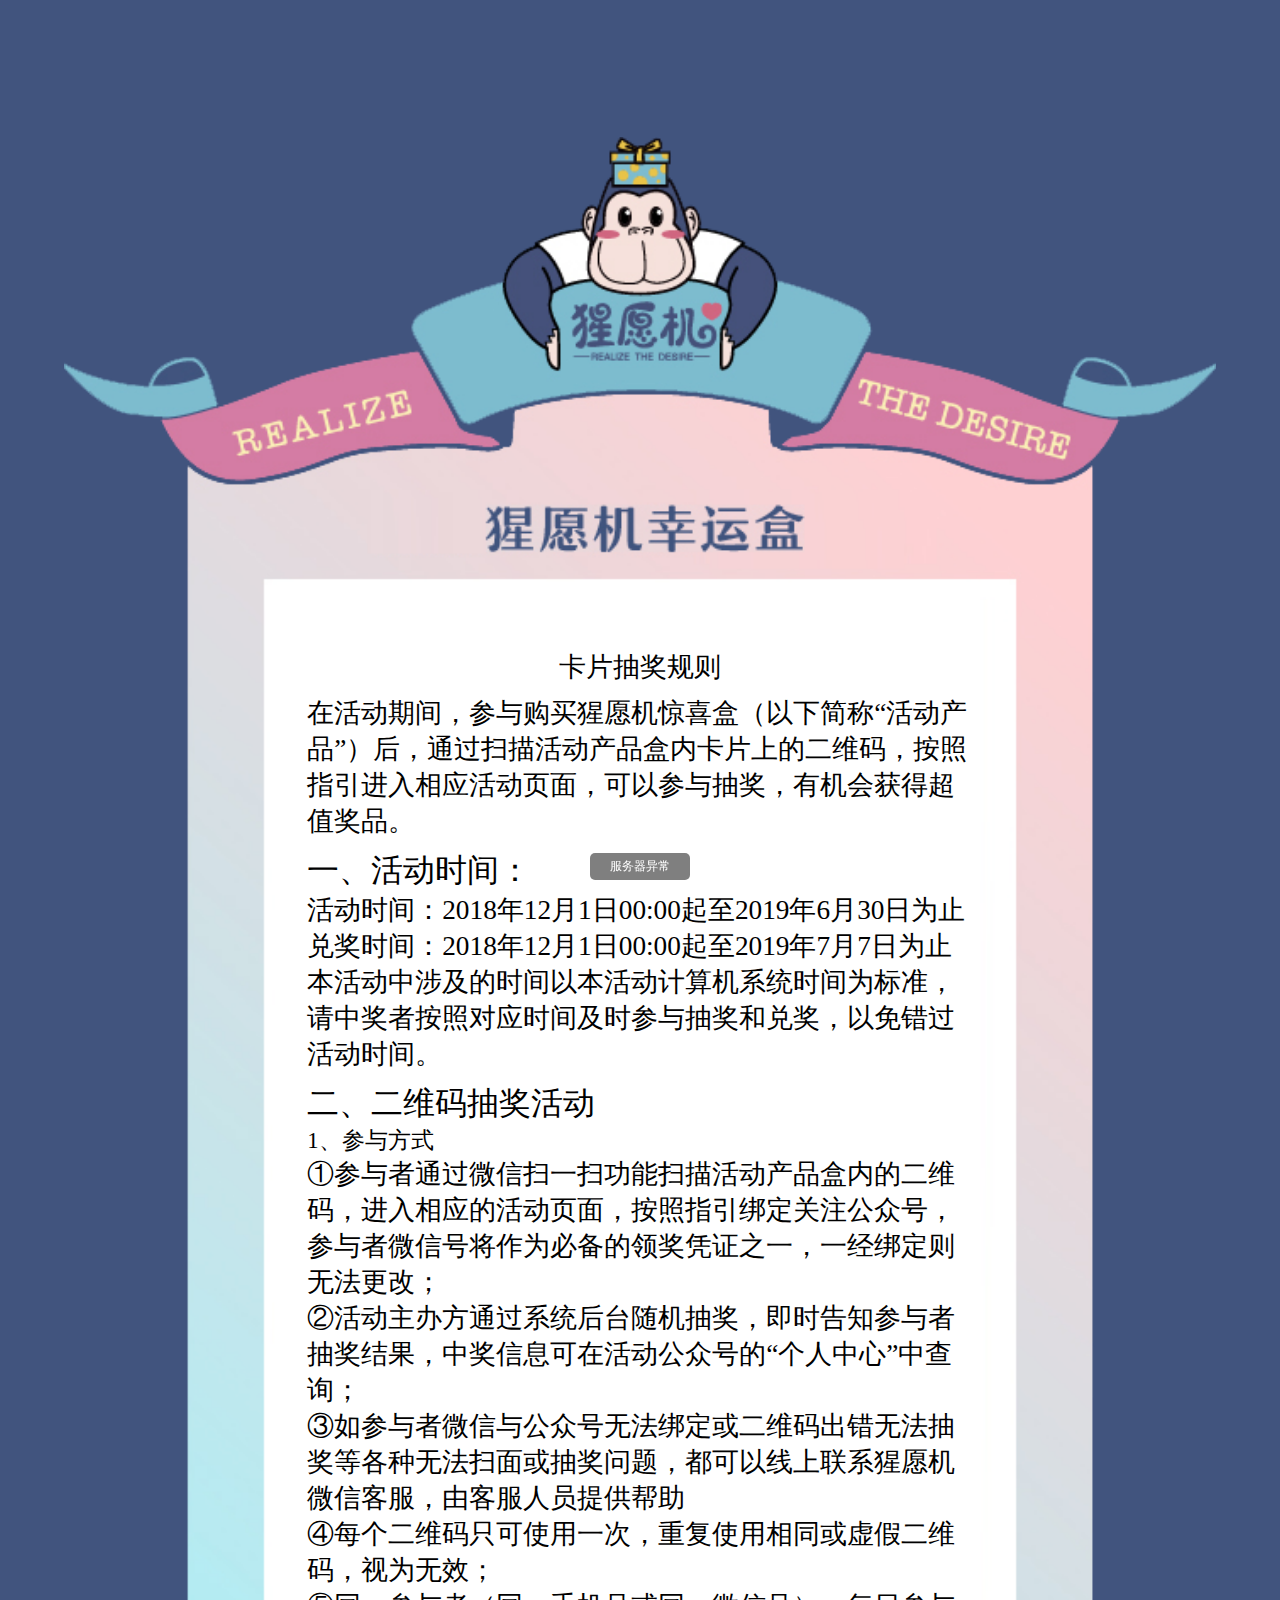
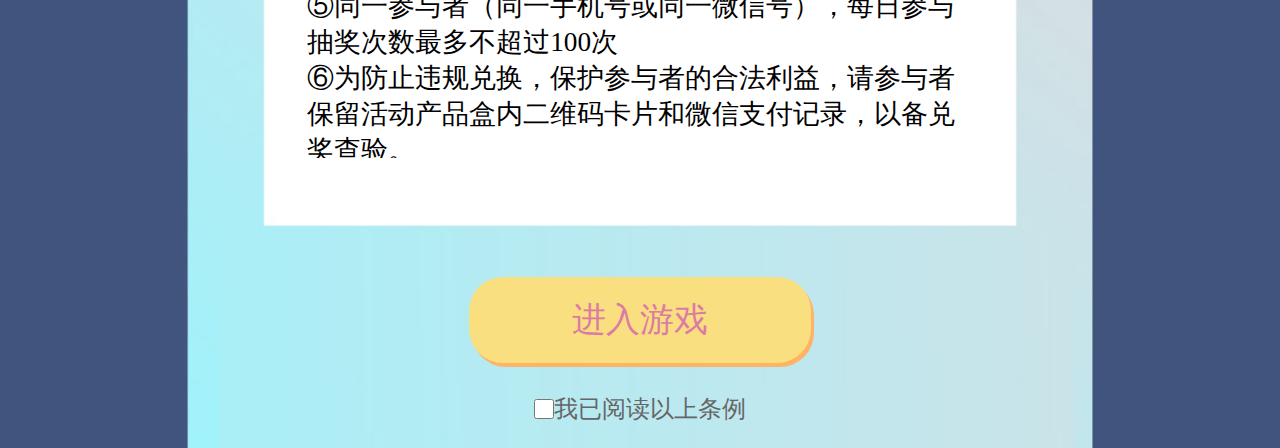
<file: index.html>
<!DOCTYPE html>
<html>

	<head>
		<meta http-equiv="Content-Type" content="text/html; charset=utf-8" />
		<meta name="viewport" content="width=device-width,initial-scale=1,minimum-scale=1,maximum-scale=1,user-scalable=no" />
		<title>幸运抽奖</title>
		<link rel="stylesheet" type="text/css" href="css/simpl-public.min.css" />
		<link rel="stylesheet" type="text/css" href="css/index.css" />

	</head>

	<body>
		<div class="read">
			<section>
				<div class="content">
					<p>卡片抽奖规则</p>
					<div class="activity-rules"></div>
				</div>
				<div class="btn">
					<button class="entry">进入游戏</button>
					<label><input name="Fruit" type="checkbox" value="" /><span>我已阅读以上条例</span> </label>
				</div>
			</section>
		</div>
		<div class="com-main">
			<dl>
				<dd class="fl gb">

				</dd>
				<dd class="fl gb">

				</dd>
				<dd class="fl gb"></dd>
			</dl>
			<div class="play-btn" data-type="gb"></div>

		</div>
		<div class="fixed try-again">
			<section>
				<div class="pic"></div>
				<button>再来一次</button>
			</section>
		</div>
		<div class="fixed success">
			<section>
				<img src="images/success.jpg">
			</section>
		</div>
		<div class="fixed fail">
			<section>
				<img src="images/next.jpg">
			</section>
		</div>

		<script type="text/javascript" src="plugin/jquery-1.8.3.min.js"></script>
		<script src="plugin/util.js" type="text/javascript" charset="utf-8"></script>
		<script src="plugin/easing.min.js" type="text/javascript" charset="utf-8"></script>
		<script src="js/index.js" type="text/javascript" charset="utf-8"></script>
	</body>

</html>
</file>
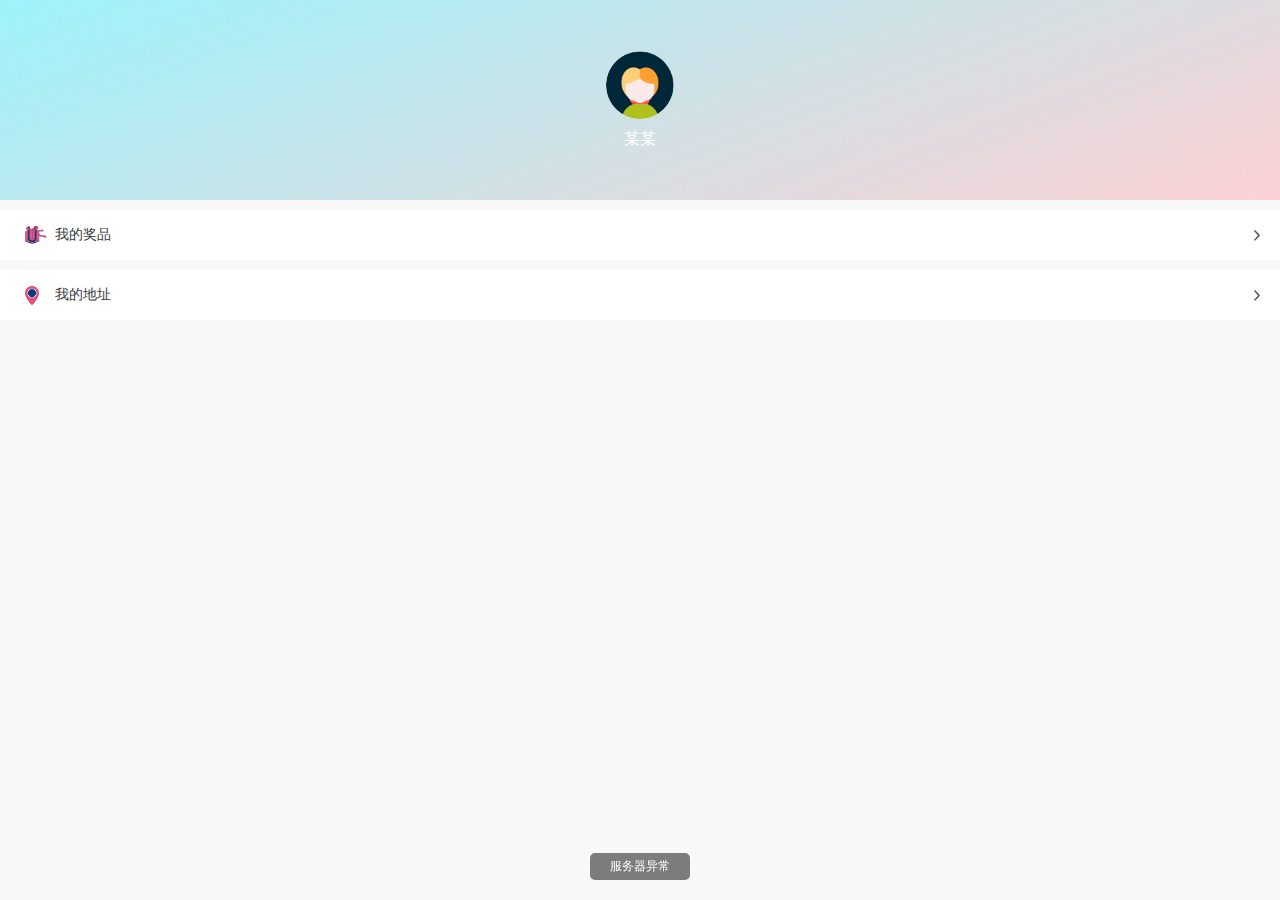
<file: account.html>
<!DOCTYPE html>
<html>
	<head>
		<meta http-equiv="Content-Type" content="text/html; charset=utf-8" />
		<meta name="viewport" content="width=device-width,initial-scale=1,minimum-scale=1,maximum-scale=1,user-scalable=no" />
		<title>个人中心</title>
		<link rel="stylesheet" type="text/css" href="css/simpl-public.min.css" />
		<link rel="stylesheet" type="text/css" href="css/account.css" />
	</head>
	<body>
		<header>
			<div class="BothCentered">
				<img src="images/header.png" class="header-img" >
				<span class="username">某某</span>
			</div>
		</header>
		<section>
			<ul>
				<li class="my-prize">
					<span>我的奖品</span>
				</li>
				<li class="my-address">
					<span>我的地址</span>
				</li>
			</ul>
		</section>
		
		<script type="text/javascript" src="plugin/jquery-1.8.3.min.js"></script>
		<script src="plugin/util.js" type="text/javascript" charset="utf-8"></script>
		<script src="js/account.js" type="text/javascript" charset="utf-8"></script>
	
	</body>
</html>
</file>
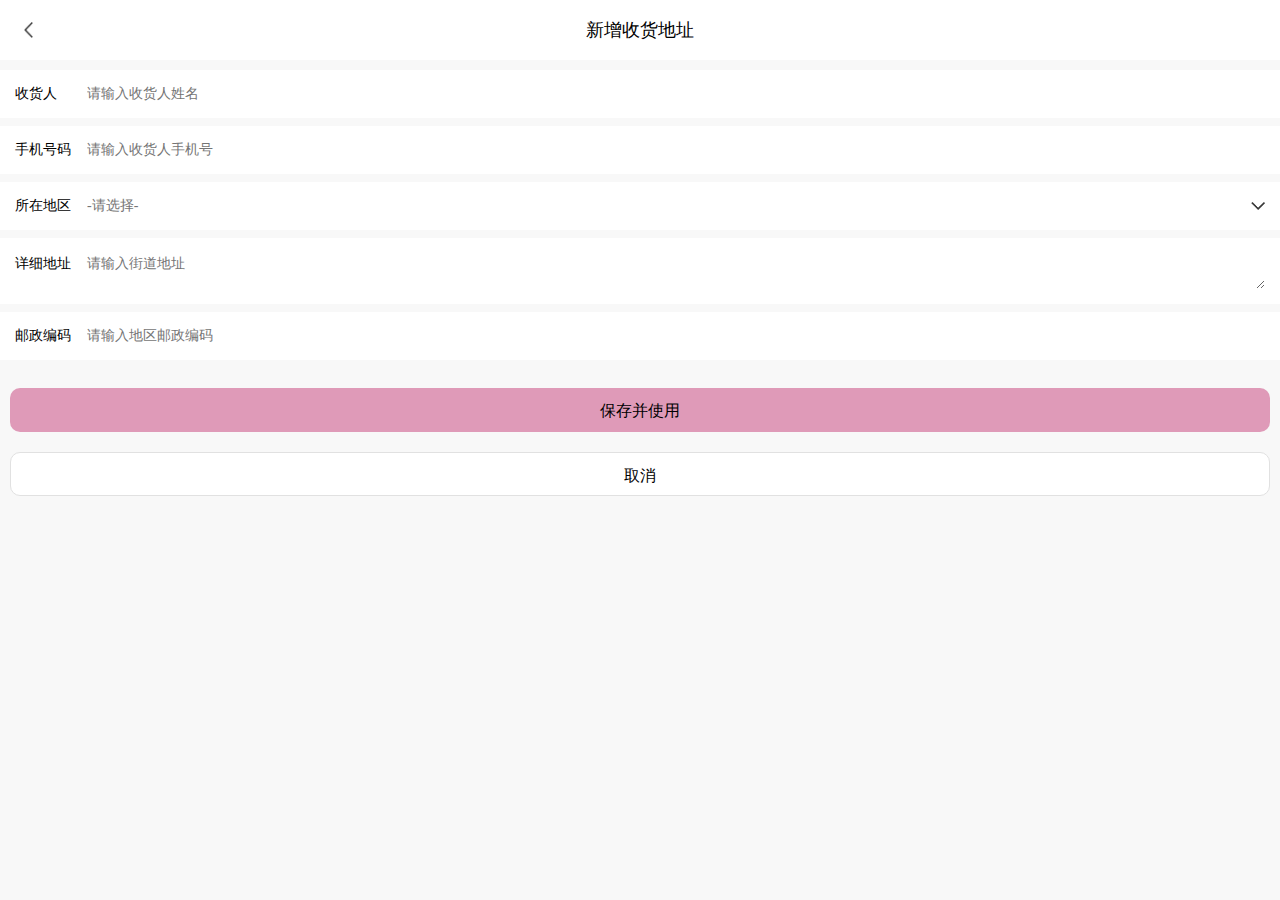
<file: add_address.html>
<!DOCTYPE html>
<html>

	<head>
		<meta http-equiv="Content-Type" content="text/html; charset=utf-8" />
		<meta name="viewport" content="width=device-width,initial-scale=1,minimum-scale=1,maximum-scale=1,user-scalable=no" />
		<meta name="apple-mobile-web-app-status-bar-style" content="black" />
		<meta name="apple-mobile-web-app-capable" content="yes" />
		<meta name="format-detection" content="telephone=no" />
		<meta name="format-detection" content="email=no" />
		<meta name="apple-touch-fullscreen" content="yes" />
		<title>收货地址操作</title>
		<link rel="stylesheet" type="text/css" href="css/simpl-public.min.css" />
		<link rel="stylesheet" type="text/css" href="css/add_address.css" />
	</head>

	<body>
		<header>
			<i class="iconfont icon-back left"></i><span>新增收货地址</span>
		</header>

		<section>
			<div class="main">
				<ul>
					<li>
						<label for="">收货人</label>
						<input type="" name="" id="name" value="" placeholder="请输入收货人姓名" />
					</li>
					<li>
						<label for="">手机号码</label>
						<input type="" name="" id="phoneNum" value="" maxlength="11" placeholder="请输入收货人手机号" />
					</li>
					<li class="chose_area">
						<label for="">所在地区</label>
						<input type="" name="" id="expressArea" value="" placeholder="-请选择-" disabled/>
						<i class="arrow-right"></i>
					</li>
					<li class="address-detail">
						<label for="">详细地址</label>
						<textarea name="" id="detail-address" rows="" cols="" placeholder="请输入街道地址"></textarea>
					</li>
					<li>
						<label for="">邮政编码</label>
						<input type="" name="" id="mailNum" value="" maxlength="11" placeholder="请输入地区邮政编码" />
					</li>
				</ul>
			</div>
			<div class="btn">
				<button class="save">保存并使用</button>
				<button class="cancel">取消</button>
			</div>
		</section>

		<!--选择地区弹层-->
		<section id="areaLayer" class="express-area-box">
			<div class="top">
				<h3>选择地区</h3>
				<a id="backUp" class="back" href="javascript:void(0)" title="返回"></a>
				<a id="closeArea" class="close" href="javascript:void(0)" title="关闭"></a>
			</div>
			<article id="areaBox">
				<ul id="areaList" class="area-list"></ul>
			</article>
		</section>
		<!--遮罩层-->
		<div id="areaMask" class="mask"></div>

		<script src="plugin/jquery-1.8.3.min.js" type="text/javascript" charset="utf-8"></script>
		<script src="plugin/util.js" type="text/javascript" charset="utf-8"></script>
		<script src="plugin/jquery.area.js" type="text/javascript" charset="utf-8"></script>
		<script src="js/add-address.js" type="text/javascript" charset="utf-8"></script>
	</body>

</html>
</file>
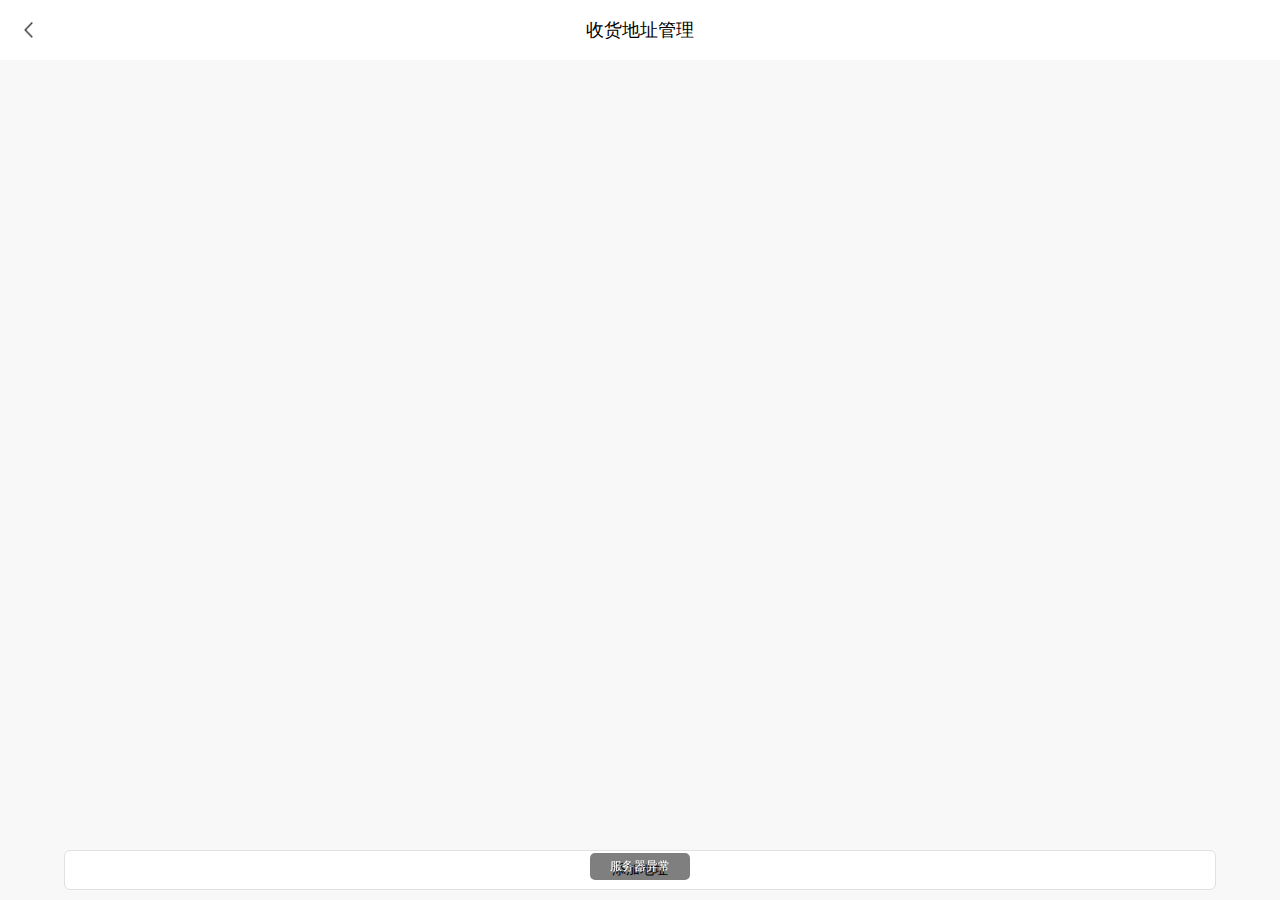
<file: address.html>
<!DOCTYPE html>
<html>

	<head>
		<meta http-equiv="Content-Type" content="text/html; charset=utf-8" />
		<meta name="viewport" content="width=device-width,initial-scale=1,minimum-scale=1,maximum-scale=1,user-scalable=no" />
		<title>地址管理</title>
		<link rel="stylesheet" type="text/css" href="css/simpl-public.min.css" />
		<link rel="stylesheet" type="text/css" href="css/address.css" />
	</head>

	<body>
		<header>
			<i class="page-back"></i> 收货地址管理
		</header>
		<section>
			<ul></ul>
		</section>
		<footer>
			<button>添加地址</button>
		</footer>

		<script type="text/javascript" src="plugin/jquery-1.8.3.min.js"></script>
		<script src="plugin/util.js" type="text/javascript" charset="utf-8"></script>
		<script src="js/address.js" type="text/javascript" charset="utf-8"></script>

	</body>

</html>
</file>
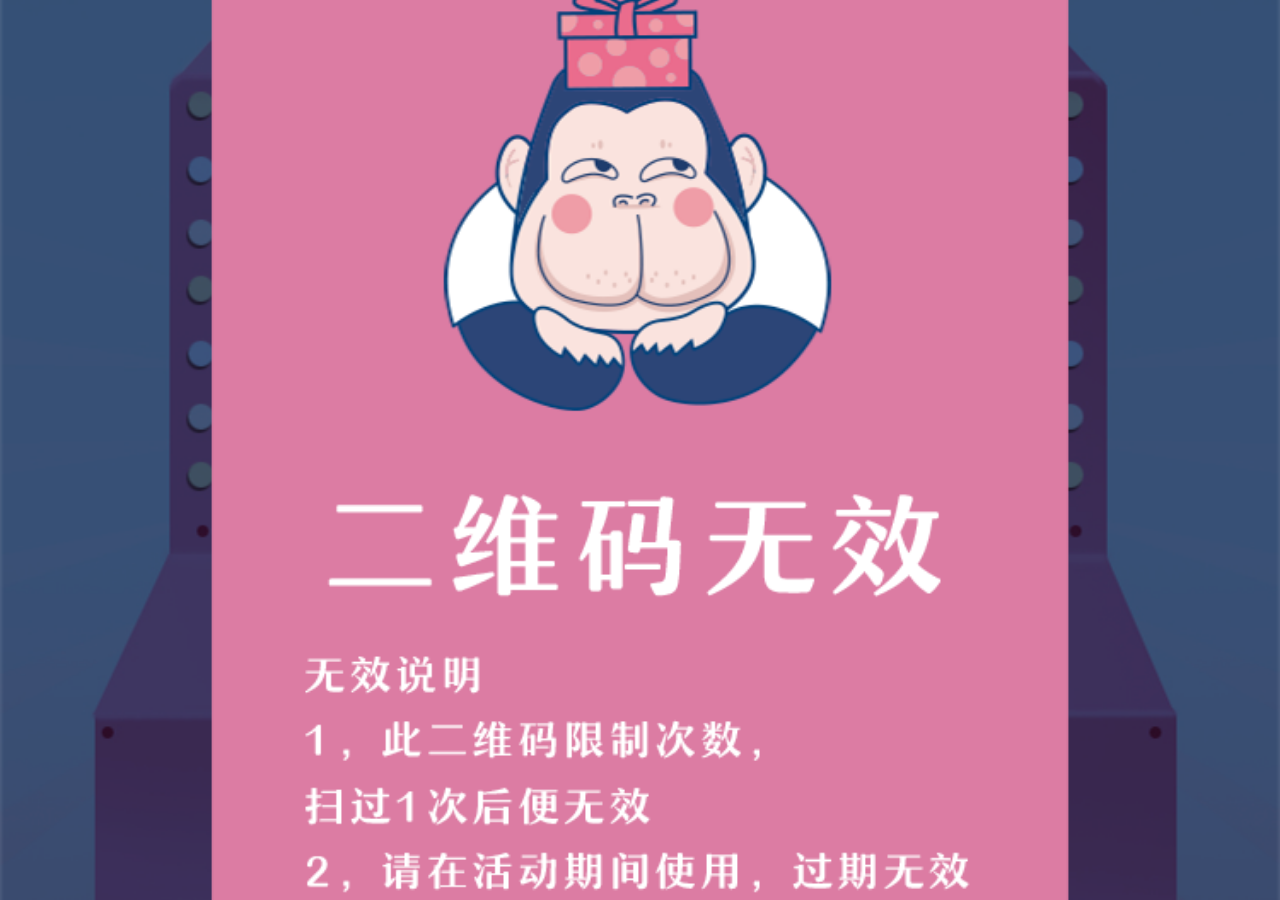
<file: Invalid.html>
<!DOCTYPE html>
<html>

	<head>
		<meta http-equiv="Content-Type" content="text/html; charset=utf-8" />
		<meta name="viewport" content="width=device-width,initial-scale=1,minimum-scale=1,maximum-scale=1,user-scalable=no" />
		<title></title>
		<style type="text/css">
			body{
				padding: 0;
				margin: 0;
				background: url(images/Invalid.png) no-repeat center center;
				background-size: cover;
				width: 100vw;
				height: 100vh;
			}
		</style>
	</head>

	<body>
		
	</body>

</html>
</file>
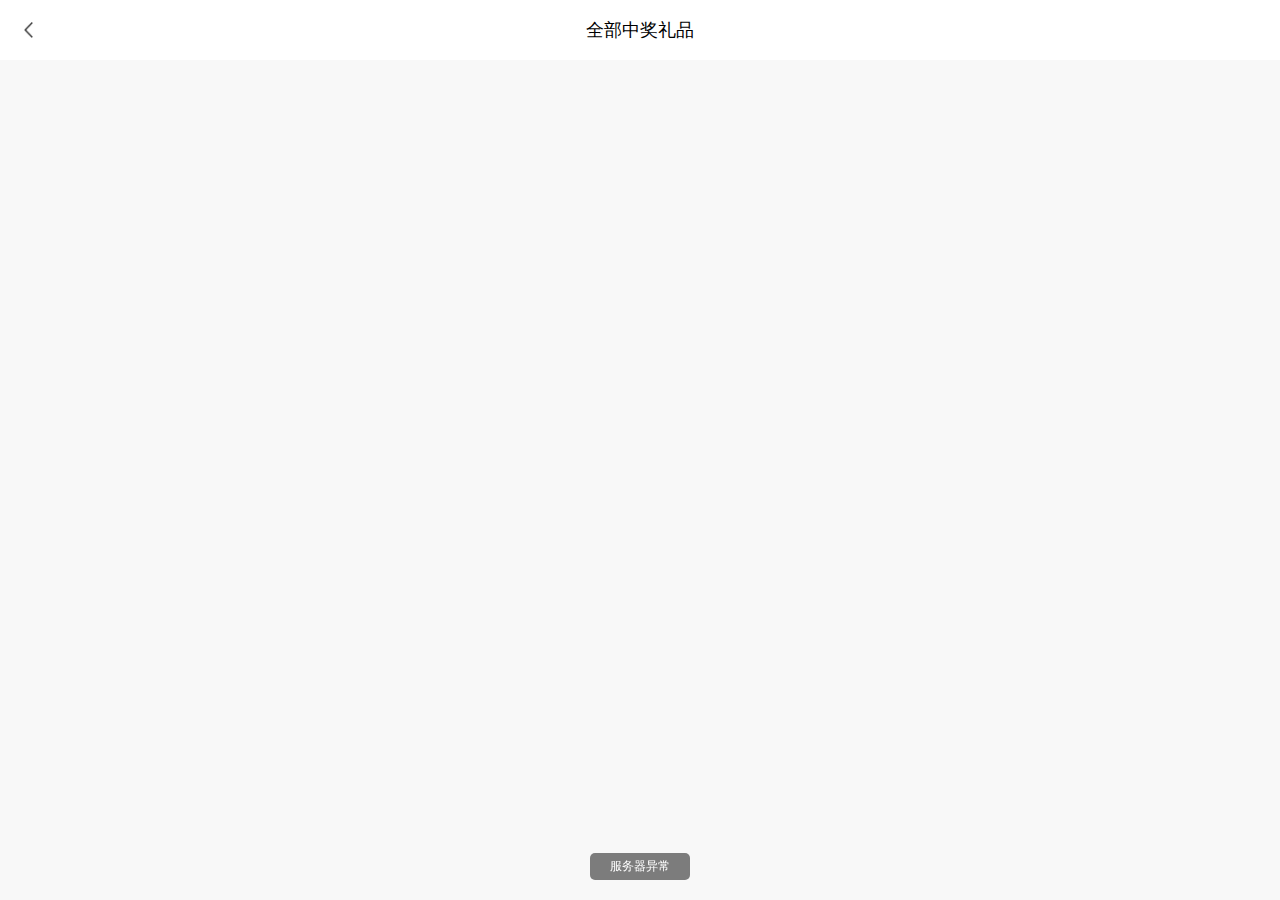
<file: prize.html>
<!DOCTYPE html>
<html>

	<head>
		<meta http-equiv="Content-Type" content="text/html; charset=utf-8" />
		<meta name="viewport" content="width=device-width,initial-scale=1,minimum-scale=1,maximum-scale=1,user-scalable=no" />
		<title>奖品列表</title>
		<link rel="stylesheet" type="text/css" href="css/simpl-public.min.css" />
		<link rel="stylesheet" type="text/css" href="css/prize.css" />
	</head>

	<body>
		<header>
			<i class="page-back"></i> 全部中奖礼品
		</header>
		<section>
			<ul>

			</ul>
		</section>

		<script type="text/javascript" src="plugin/jquery-1.8.3.min.js"></script>
		<script src="plugin/util.js" type="text/javascript" charset="utf-8"></script>
		<script src="js/prize.js" type="text/javascript" charset="utf-8"></script>
	</body>

</html>
</file>
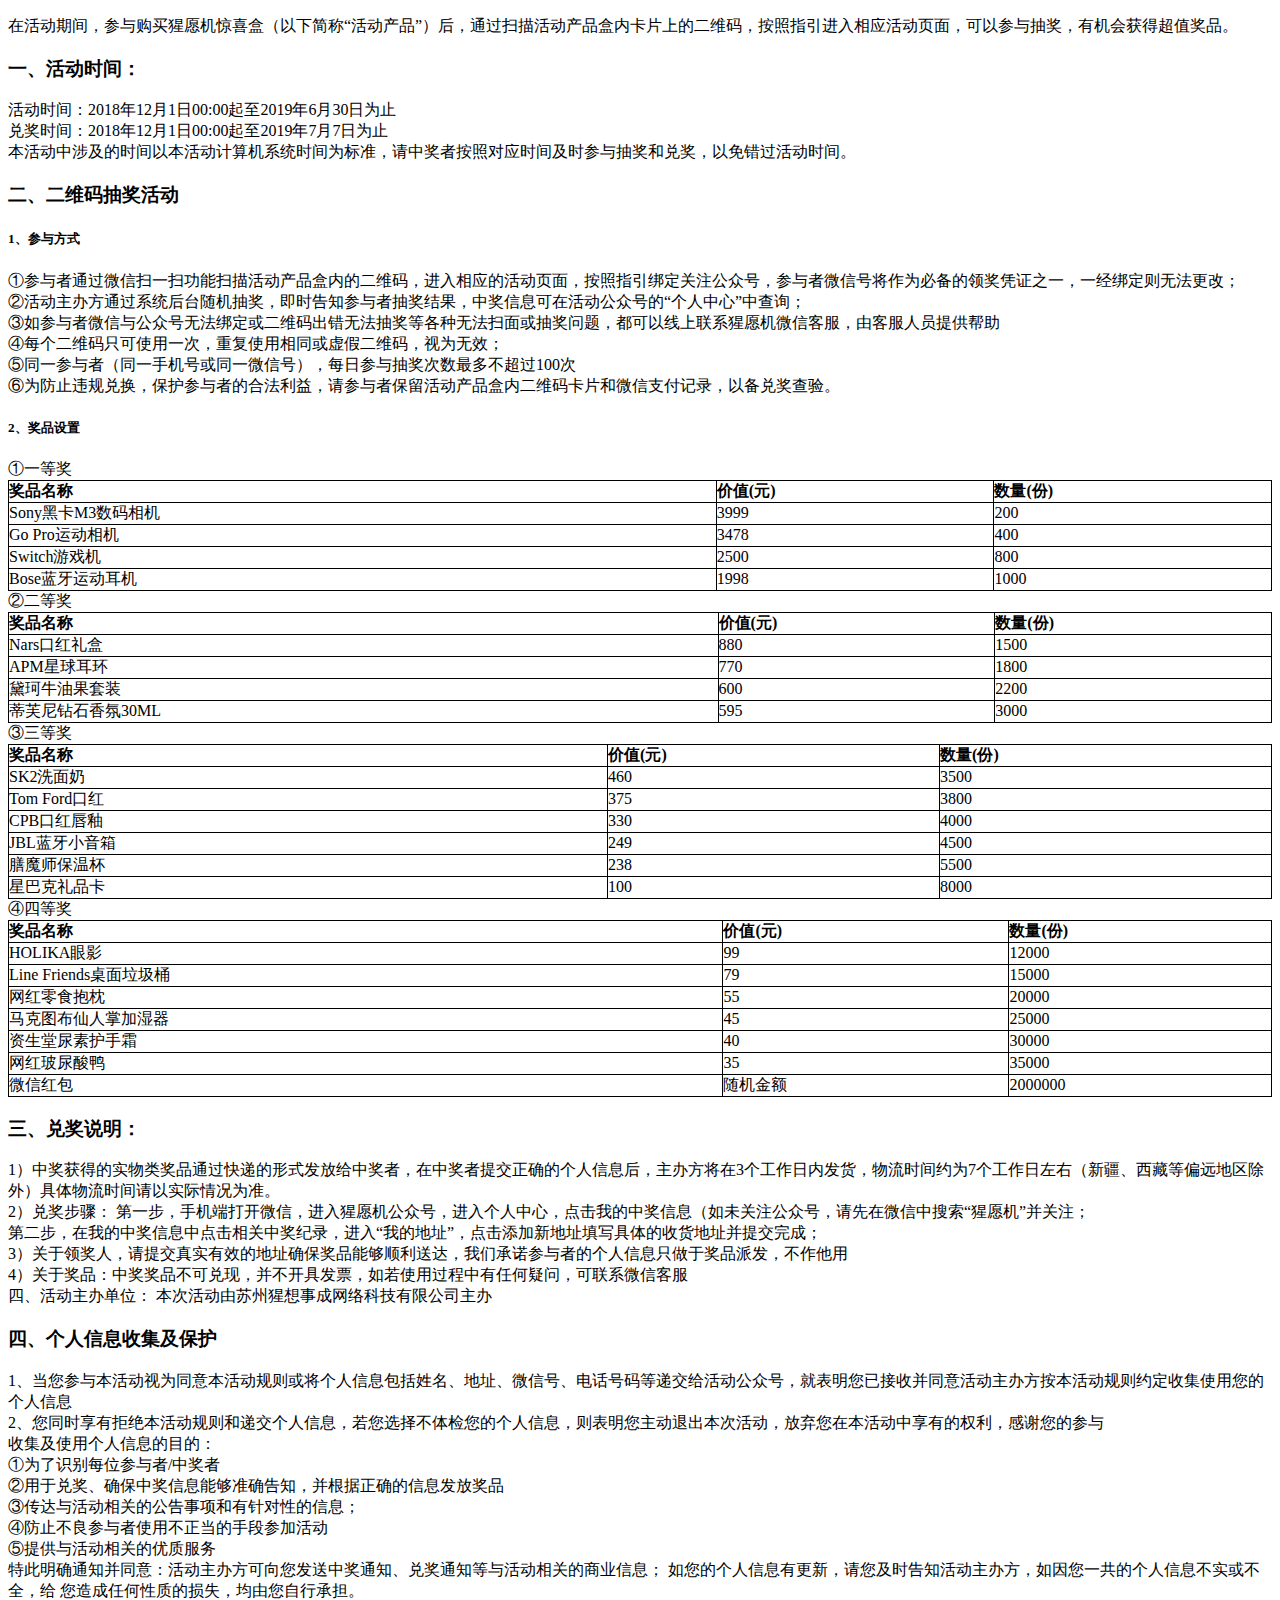
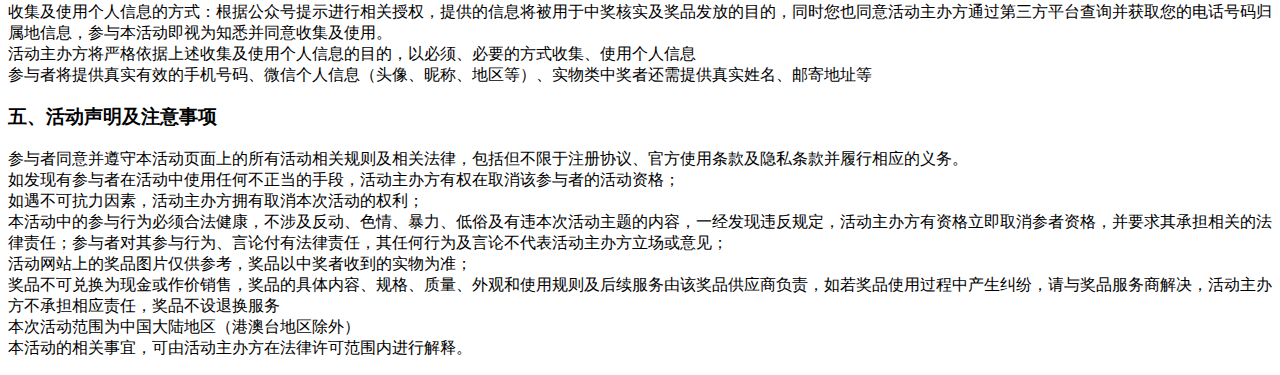
<file: rule.html>
<!DOCTYPE html>
<html>

	<head>
		<meta http-equiv="Content-Type" content="text/html; charset=utf-8" />
		<meta name="viewport" content="width=device-width,initial-scale=1,minimum-scale=1,maximum-scale=1,user-scalable=no" />
		<title></title>
		<style type="text/css">
			p {
				margin-bottom: 10px;
			}
			
			span {
				text-align: left;
			}
			
			h3,
			h5 {
				text-align: left;
				text-indent: 0;
			}
			
			article {
				text-align: left;
			}
			
			table {
				width: 100%;
				border-right: 1px solid #000;
				border-top: 1px solid #000;
			}
			
			table th {
				border-left: 1px solid #000;
				border-bottom: 1px solid #000;
				white-space: nowrap;
			}
			
			table td {
				border-left: 1px solid #000;
				border-bottom: 1px solid #000;
			}
		</style>
	</head>

	<body>
		<div>
			<article>
				<p>
					<span>
						在活动期间，参与购买猩愿机惊喜盒（以下简称“活动产品”）后，通过扫描活动产品盒内卡片上的二维码，按照指引进入相应活动页面，可以参与抽奖，有机会获得超值奖品。
					</span>
				</p>
				<p>
					<h3>一、活动时间：</h3>
					<span>
						活动时间：2018年12月1日00:00起至2019年6月30日为止<br />
						兑奖时间：2018年12月1日00:00起至2019年7月7日为止<br />
						本活动中涉及的时间以本活动计算机系统时间为标准，请中奖者按照对应时间及时参与抽奖和兑奖，以免错过活动时间。
					</span>
				</p>
				<p>
					<h3>二、二维码抽奖活动</h3>
					<h5>1、参与方式</h5>
					<span>
						①参与者通过微信扫一扫功能扫描活动产品盒内的二维码，进入相应的活动页面，按照指引绑定关注公众号，参与者微信号将作为必备的领奖凭证之一，一经绑定则无法更改；<br />
						②活动主办方通过系统后台随机抽奖，即时告知参与者抽奖结果，中奖信息可在活动公众号的“个人中心”中查询；<br />
						③如参与者微信与公众号无法绑定或二维码出错无法抽奖等各种无法扫面或抽奖问题，都可以线上联系猩愿机微信客服，由客服人员提供帮助<br />
						④每个二维码只可使用一次，重复使用相同或虚假二维码，视为无效；<br />
						⑤同一参与者（同一手机号或同一微信号），每日参与抽奖次数最多不超过100次<br />
						⑥为防止违规兑换，保护参与者的合法利益，请参与者保留活动产品盒内二维码卡片和微信支付记录，以备兑奖查验。<br />
					</span>
					<h5>2、奖品设置</h5>
					<section>
						①一等奖
						<table border="0" cellspacing="0" cellpadding="0">
							<tr>
								<th>奖品名称</th>
								<th>价值(元)</th>
								<th>数量(份)</th>
							</tr>
							<tr>
								<td>Sony黑卡M3数码相机</td>
								<td>3999</td>
								<td>200</td>
							</tr>
							<tr>
								<td>Go Pro运动相机</td>
								<td>3478</td>
								<td>400</td>
							</tr>
							<tr>
								<td>Switch游戏机</td>
								<td>2500</td>
								<td>800</td>
							</tr>
							<tr>
								<td>Bose蓝牙运动耳机</td>
								<td>1998</td>
								<td>1000</td>
							</tr>
						</table>
						②二等奖
						<table border="0" cellspacing="0" cellpadding="0">
							<tr>
								<th>奖品名称</th>
								<th>价值(元)</th>
								<th>数量(份)</th>
							</tr>
							<tr>
								<td>Nars口红礼盒</td>
								<td>880</td>
								<td>1500</td>
							</tr>
							<tr>
								<td>APM星球耳环</td>
								<td>770</td>
								<td>1800</td>
							</tr>
							<tr>
								<td>黛珂牛油果套装</td>
								<td>600</td>
								<td>2200</td>
							</tr>
							<tr>
								<td>蒂芙尼钻石香氛30ML</td>
								<td>595</td>
								<td>3000</td>
							</tr>
						</table>
						③三等奖
						<table border="0" cellspacing="0" cellpadding="0">
							<tr>
								<th>奖品名称</th>
								<th>价值(元)</th>
								<th>数量(份)</th>
							</tr>
							<tr>
								<td>SK2洗面奶</td>
								<td>460</td>
								<td>3500</td>
							</tr>
							<tr>
								<td>Tom Ford口红</td>
								<td>375</td>
								<td>3800</td>
							</tr>
							<tr>
								<td>CPB口红唇釉</td>
								<td>330</td>
								<td>4000</td>
							</tr>
							<tr>
								<td>JBL蓝牙小音箱</td>
								<td>249</td>
								<td>4500</td>
							</tr>
							<tr>
								<td>膳魔师保温杯</td>
								<td>238</td>
								<td>5500</td>
							</tr>
							<tr>
								<td>星巴克礼品卡</td>
								<td>100</td>
								<td>8000</td>
							</tr>
						</table>
						④四等奖
						<table border="0" cellspacing="0" cellpadding="0">
							<tr>
								<th>奖品名称</th>
								<th>价值(元)</th>
								<th>数量(份)</th>
							</tr>
							<tr>
								<td>HOLIKA眼影</td>
								<td>99</td>
								<td>12000</td>
							</tr>
							<tr>
								<td>Line Friends桌面垃圾桶</td>
								<td>79</td>
								<td>15000</td>
							</tr>
							<tr>
								<td>网红零食抱枕</td>
								<td>55</td>
								<td>20000</td>
							</tr>
							<tr>
								<td>马克图布仙人掌加湿器</td>
								<td>45</td>
								<td>25000</td>
							</tr>
							<tr>
								<td>资生堂尿素护手霜</td>
								<td>40</td>
								<td>30000</td>
							</tr>
							<tr>
								<td>网红玻尿酸鸭</td>
								<td>35</td>
								<td>35000</td>
							</tr>
							<tr>
								<td>微信红包</td>
								<td>随机金额</td>
								<td>2000000</td>
							</tr>
						</table>
					</section>
				</p>
				<p>
					<h3>三、兑奖说明：</h3>
					<span>
						1）中奖获得的实物类奖品通过快递的形式发放给中奖者，在中奖者提交正确的个人信息后，主办方将在3个工作日内发货，物流时间约为7个工作日左右（新疆、西藏等偏远地区除外）具体物流时间请以实际情况为准。<br />
						2）兑奖步骤：
							第一步，手机端打开微信，进入猩愿机公众号，进入个人中心，点击我的中奖信息（如未关注公众号，请先在微信中搜索“猩愿机”并关注；<br />
							第二步，在我的中奖信息中点击相关中奖纪录，进入“我的地址”，点击添加新地址填写具体的收货地址并提交完成；<br />
						3）关于领奖人，请提交真实有效的地址确保奖品能够顺利送达，我们承诺参与者的个人信息只做于奖品派发，不作他用<br />
						4）关于奖品：中奖奖品不可兑现，并不开具发票，如若使用过程中有任何疑问，可联系微信客服<br />
						四、活动主办单位：
						本次活动由苏州猩想事成网络科技有限公司主办
					</span>
				</p>
				<p>
					<h3>四、个人信息收集及保护</h3>
					<span>
						1、当您参与本活动视为同意本活动规则或将个人信息包括姓名、地址、微信号、电话号码等递交给活动公众号，就表明您已接收并同意活动主办方按本活动规则约定收集使用您的个人信息<br />
						2、您同时享有拒绝本活动规则和递交个人信息，若您选择不体检您的个人信息，则表明您主动退出本次活动，放弃您在本活动中享有的权利，感谢您的参与<br />
						收集及使用个人信息的目的：<br />
						①为了识别每位参与者/中奖者<br />
						②用于兑奖、确保中奖信息能够准确告知，并根据正确的信息发放奖品<br />
						③传达与活动相关的公告事项和有针对性的信息；<br />
						④防止不良参与者使用不正当的手段参加活动<br />
						⑤提供与活动相关的优质服务<br />
						
						特此明确通知并同意：活动主办方可向您发送中奖通知、兑奖通知等与活动相关的商业信息；
						如您的个人信息有更新，请您及时告知活动主办方，如因您一共的个人信息不实或不全，给
						您造成任何性质的损失，均由您自行承担。<br />
						
						收集及使用个人信息的方式：根据公众号提示进行相关授权，提供的信息将被用于中奖核实及奖品发放的目的，同时您也同意活动主办方通过第三方平台查询并获取您的电话号码归属地信息，参与本活动即视为知悉并同意收集及使用。<br />
						
						活动主办方将严格依据上述收集及使用个人信息的目的，以必须、必要的方式收集、使用个人信息<br />
						参与者将提供真实有效的手机号码、微信个人信息（头像、昵称、地区等）、实物类中奖者还需提供真实姓名、邮寄地址等
					</span>
				</p>
				<p>
					<h3>五、活动声明及注意事项</h3>
					<span>
						参与者同意并遵守本活动页面上的所有活动相关规则及相关法律，包括但不限于注册协议、官方使用条款及隐私条款并履行相应的义务。<br />
						如发现有参与者在活动中使用任何不正当的手段，活动主办方有权在取消该参与者的活动资格；<br />
						如遇不可抗力因素，活动主办方拥有取消本次活动的权利；<br />
						本活动中的参与行为必须合法健康，不涉及反动、色情、暴力、低俗及有违本次活动主题的内容，一经发现违反规定，活动主办方有资格立即取消参者资格，并要求其承担相关的法律责任；参与者对其参与行为、言论付有法律责任，其任何行为及言论不代表活动主办方立场或意见；<br />
						
						活动网站上的奖品图片仅供参考，奖品以中奖者收到的实物为准；<br />
						奖品不可兑换为现金或作价销售，奖品的具体内容、规格、质量、外观和使用规则及后续服务由该奖品供应商负责，如若奖品使用过程中产生纠纷，请与奖品服务商解决，活动主办方不承担相应责任，奖品不设退换服务<br />
						本次活动范围为中国大陆地区（港澳台地区除外）<br />
						本活动的相关事宜，可由活动主办方在法律许可范围内进行解释。<br />
					</span>
				</p>
			</article>
		</div>
	</body>

</html>
</file>
<file: css/index.css>
body {
	width: 100vw;
	height: 100vh;
	min-height: 12rem;
	background-color: #df87ad;
}

.read {
	width: 100%;
	height: 100%;
	background: url(../images/list1.png) no-repeat center 0.8rem;
	background-size: 90%;
	background-color: #41547e;
	display: flex;
	flex-direction: column;
}

.read section .content {
    font-size: 0.16rem;
    height: 6.5rem;
    text-align: center;
    margin-top: 3.8rem;
    padding: 0 1.8rem;
    overflow-y: auto;
}

.read section .btn {
	margin-top: 0.7rem;
	display: flex;
	flex-direction: column;
	align-items: center;
}

.read section .btn button {
	text-align: center;
	height: 0.5rem;
	width: 2rem;
	border-radius: .2rem;
	font-size: 0.20rem;
	color: #fff;
	background-color: #f9df80;
	box-shadow: 3px 4px 0px #ffb365;
	color: #dc7ba4;
}

.read section .btn label {
    display: flex;
    flex-direction: row;
    align-items: center;
    margin-top: 0.18rem;
}


.read section .btn label span {
	font-size: 0.14rem;
	color: #666;
}

input[type='checkbox'] {
	display: inline-block;
	width: 0.25rem;
	height: 0.25rem;
	max-width: 20px;
	max-height: 20px;
}


/*抽奖页面*/
.com-main {
	display: none;
	width: 100%;
	height: 100%;
	background: url(../images/machine.jpg) no-repeat center top;
	background-size: 100% auto;
}

.com-main dl {
	margin: auto;
	top: 4.78rem;
	left: 0;
	right: 0;
	height: 2.24rem;
	width: 4.3rem;
	overflow: hidden;
	position: relative;
	display: flex;
	flex-direction: row;
	justify-content: space-between;
	align-items: center;
	/*background-color: #4a5f8d;*/
}

.com-main dl dd {
	flex: 1;
	height: 2.24rem;
	background-color: #fff;
	background-size: cover;
	background-position: left top;
	background-repeat: repeat-y;
	background-color: #4a5f8d;
	border-right: 0.2rem solid #4a5f8d;
	position: relative;
}

.com-main dl dd.gb {
	/*背景每件商品图宽高130px，分隔栏高15px*/
	background-image: url(../images/goods-list.jpg);
	background-position-y: 0.47rem;
	/*background-position-y: 0;*/
}

.com-main dl dd:last-child {
	margin-right: 0;
	border: none;
}

.com-main .play-btn {
	width: 2.9rem;
	height: 0.9rem;
	background-image: url(../images/button1.png);
	background-size: 100%;
	background-position: center bottom;
	background-repeat: no-repeat;
	position: absolute;
	top: 7.2rem;
	right: 0;
	left: 0;
	margin: auto;
	transition: all 200ms;
	-webkit-transition: all 200ms;
	-o-transition: all 200ms;
	-moz-transition: all 200ms;
}

.com-main .play-btn.active {
	background-image: url(../images/button2.png);
	background-size: 100%;
	background-position: center bottom;
	background-repeat: no-repeat;
}

.try-again {
	visibility: hidden;
}

.try-again section {
	display: flex;
	flex-direction: column;
	align-items: center;
	justify-content: space-around;
	border-radius: .6rem;
	background-color: #dc7ba4;
	width: 300px;
	height: 350px;
}

.try-again section .pic {
	width: 90%;
	height: 200px;
	background: url(../images/again.png) no-repeat center center;
	background-size: contain;
}

.try-again section button {
    text-align: center;
    height: 40px;
    width: 100px;
    font-size: 16px;
    color: #fff;
    background-color: #f9df80;
    box-shadow: 3px 4px 0px #ffb365;
    color: #dc7ba4;
    border-radius: 6px;
}

.success {
	visibility: hidden;
	background-color: #df87ad;
	align-items: flex-start;
	overflow-y: auto;
}

.success section img {
	width: 100vw;
}

.fail {
	visibility: hidden;
	background-color: #df87ad;
	align-items: flex-start;
	overflow-y: auto;
}

.fail section img {
	width: 100vw;
}
</file>
<file: css/account.css>
body {
	width: 100vw;
	height: 100vh;
	/* min-height: 12rem; */
	background-color: #f8f8f8;
}

header {
	width: 100%;
	height: 200px;
	background: url(../images/bac1.png) no-repeat center center;
	background-size: cover;
}

header div {
	height: 100%;
}

header div img {
	width: 68px;
	height: 68px;
	border-radius: 50%;
}

header div span {
	font-size: 16px;
	font-family: "microsoft yahei";
	color: #FFFFFF;
	margin-top: 10px;
}

section {
	padding-top: 10px;
}

section ul li {
	display: flex;
	flex-direction: row;
	align-items: center;
	background-color: #FFFFFF;
	margin-bottom: 10px;
	background: url(../images/arrow-right.png) no-repeat right 20px center;
	background-color: #FFFFFF;
	background-size: 6px;
}

section ul li span {
	flex: 1;
	font-size: 14px;
	line-height: 50px;
	color: #383838;
	padding-left: 55px;
}

section ul li:first-child span {
	background: url(../images/icon1.png) no-repeat left 25px center;
	background-size: 22px;
}

section ul li:last-child span {
	background: url(../images/icon2.png) no-repeat left 25px center;
	background-size: 14px;
}
</file>
<file: css/add_address.css>
body {
	width: 100vw;
	height: 100vh;
	background-color: #f8f8f8;
}

header {
	width: 100%;
	background-color: #FFFFFF;
	position: relative;
	font-size: 18px;
	font-family: "microsoft yahei";
	line-height: 60px;
	text-align: center;
}

header i {
	position: absolute;
	margin: auto;
	left: 20px;
	top: 0;
	bottom: 0;
	width: 16px;
	height: 16px;
	background: url(../images/arrow-left.png) no-repeat center center;
	background-size: contain;
}

section {
	display: flex;
	flex-direction: column;
	justify-content: space-between;
}

div.main {
	margin-top: 10px;
}

div.main ul li {
	display: flex;
	flex-direction: row;
	align-items: center;
	padding: 15px;
	background-color: #FFFFFF;
	margin-bottom: 8px;
}

div.main ul li.address-detail {
	align-items: flex-start;
}

div.main ul li.address-detail label {
	margin-top: 2px;
}

div.main ul li label {
	width: 70px;
	min-width: 70px;
}

div.main ul li .arrow-right {
	display: block;
	width: 14px;
	height: 14px;
	background: url(../images/arrow-right.png) no-repeat center center;
	background-size: contain;
	transform: rotate(90deg);
}

div.main ul li input,
textarea {
	flex: 1;
	border: none;
	background-color: transparent;
}

div.btn {
	padding: 20px 10px 0;
}

div.btn button {
	width: 100%;
	height: 44px;
	line-height: 44px;
	border: none;
	border-radius: 10px;
	font-size: 16px;
	color: #000000;
}

div.btn button.save {
	background-color: #df9ab8;
	margin-bottom: 20px;
}

div.btn button.cancel {
	background-color: #FFFFFF;
	border: 1px solid #e1e1e1;
}

div.editBtn button {
	width: 100%;
	height: 44px;
	line-height: 44px;
	border: none;
	border-radius: 4px;
	background-color: #C60A1E;
	font-size: 16px;
	color: #FFFFFF;
}

/*选择地区弹层*/
.express-area-box {
	position: fixed;
	bottom: -100%;
	z-index: 15;
	width: 100%;
	background-color: #fff;
	color: #4d525d;
}

.express-area-box div.top {
	position: relative;
	border-top: 1px solid #e2e2e2;
	border-bottom: 1px solid #e2e2e2;
}

.express-area-box div.top h3 {
	margin: 10px;
	text-align: center;
	font-size: 16px;
}

.express-area-box div.top .back,
.express-area-box div.top .close {
	position: absolute;
	top: 0;
	width: 20px;
	height: 41px;
}

.express-area-box div.top .back {
	display: none;
	left: 0;
	background: url(../images/left.png) no-repeat center;
	background-size: 16px;
}

.express-area-box div.top .close {
	right: 0;
	background: url(../images/close_area.png) no-repeat center;
	background-size: 16px;
}

.express-area-box article {
	height: 250px;
	overflow-y: scroll;
}

.area-list li {
	padding: 10px;
	border-bottom: 1px solid #e2e2e2;
	text-align: justify;
	font-size: 14px;
}

/*遮罩层*/

.mask {
	display: none;
	position: absolute;
	top: 0;
	left: 0;
	z-index: 12;
	width: 100%;
	height: 100%;
	background-color: rgba(0, 0, 0, .5);
}
</file>
<file: css/address.css>
body {
	width: 100vw;
	height: 100vh;
	background-color: #f8f8f8;
	display: flex;
	flex-direction: column;
}

header {
	width: 100%;
	background-color: #FFFFFF;
	position: relative;
	font-size: 18px;
	font-family: "microsoft yahei";
	line-height: 60px;
	text-align: center;
}

header i {
	position: absolute;
	margin: auto;
	left: 20px;
	top: 0;
	bottom: 0;
	width: 16px;
	height: 16px;
	background: url(../images/arrow-left.png) no-repeat center center;
	background-size: contain;
}

section {
	flex: 1;
	margin-top: 10px;
	overflow: auto;
}

section.no-address {
	background: url(../images/no-address.png) no-repeat center top 30px;
	background-size: 200px;
}

section ul li {
	display: flex;
	flex-direction: column;
	margin-bottom: 10px;
	padding: 10px 0 5px;
	background-color: #FFFFFF;
}

section ul li p {
	display: flex;
	flex-direction: row;
	margin-bottom: 10px;
	padding: 0 20px;
}

section ul li p span {
	font-size: 14px;
}

section ul li p span:first-child {
	min-width: 100px;
	width: 100px;
}

section ul li p.username span:last-child {
	overflow-x: hidden;
	white-space: nowrap;
	text-overflow: ellipsis;
}

section ul li p.address-detail span:last-child {
	display: -webkit-box;
	-webkit-box-orient: vertical;
	-webkit-line-clamp: 2;
	overflow: hidden;
}

section ul li div {
	display: flex;
	flex-direction: row;
	align-items: center;
	justify-content: space-between;
}

section ul li div.operate-box {
	padding: 15px 20px;
	border-top: 1px solid #f0f0f0;
}

section ul li div i.set-default {
	display: block;
	width: 14px;
	height: 14px;
	background-color: #C0C0C0;
	border-radius: 50%;
	margin-right: 5px;
}

section ul li div i.active {
	background-color: #cf81a2;
}

section ul li div.operate span {
	display: flex;
	flex-direction: row;
	align-items: center;
}

section ul li div.operate span i {
	margin-right: 5px;
}

section ul li div.operate span.edit-address {
	margin-right: 15px;
}

section ul li div.operate span.edit-address i {
	display: block;
	width: 18px;
	height: 18px;
	background: url(../images/edit.png) no-repeat center center;
	background-size: contain;
}

section ul li div.operate span.delete-address i {
	display: block;
	width: 18px;
	height: 18px;
	background: url(../images/delete.png) no-repeat center center;
	background-size: contain;
}

footer {
	background: #f8f8f8;
	width: 100%;
	height: 60px;
	display: flex;
	align-items: center;
	justify-content: center;
}

footer button {
	width: 90%;
	height: 40px;
	background: #FFFFFF;
	border: 1px solid #e1e1e1;
	border-radius: 6px;
}
</file>
<file: css/prize.css>
body {
	width: 100vw;
	height: 100vh;
	background-color: #f8f8f8;
	display: flex;
	flex-direction: column;
}

header {
	width: 100%;
	background-color: #FFFFFF;
	position: relative;
	font-size: 18px;
	font-family: "microsoft yahei";
	line-height: 60px;
	text-align: center;
}

header i {
	position: absolute;
	margin: auto;
	left: 20px;
	top: 0;
	bottom: 0;
	width: 16px;
	height: 16px;
	background: url(../images/arrow-left.png) no-repeat center center;
	background-size: contain;
}

section {
	flex: 1;
	margin-top: 10px;
	overflow: auto;
}

section ul li {
	display: flex;
	flex-direction: row;
	padding: 10px 20px;
	margin-bottom: 1px;
	background-color: #FFFFFF;
}

section ul li img {
	width: 100px;
	height: 100px;
	border: 1px solid #f0f0f0;
	border-radius: 10px;
}

section ul li div {
	flex: 1;
	display: flex;
	flex-direction: column;
	justify-content: space-between;
	padding: 10px 0 10px 20px;
}

section ul li div p {
	align-self: flex-start;
	width: 90%;
	font-size: 14px;
	color: #585858;
	display: -webkit-box;
	-webkit-box-orient: vertical;
	-webkit-line-clamp: 2;
	overflow: hidden;
}

section ul li div button {
	align-self: flex-end;
	width: 55px;
	font-size: 12px;
	line-height: 22px;
	color: #808080;
	background-color: #d2d2d2;
	border-radius: 50px;
}

section ul li div button.active {
	color: #FFFFFF;
	background-color: #df9ab8;
}
</file>
<file: css/simpl-public.min.css>
html {
	font-family: "microsoft yahei", "Helvetica Neue", Helvetica, STHeiTi, sans-serif;
	-ms-text-size-adjust: 100%;
	-webkit-text-size-adjust: 100%;
}

html,
body {
	-webkit-user-select: none;
	user-select: none;
	-webkit-text-size-adjust: 100%;
	-webkit-tap-highlight-color: rgba(0, 0, 0, 0);
	font: 14px "微软雅黑";
}

body {
	visibility: hidden;
}

html,
body,
div,
object,
iframe,
applet,
object,
h1,
h2,
h3,
h4,
h5,
h6,
p,
blockquote,
pre,
address,
dl,
dt,
dd,
ol,
ul,
li,
table,
caption,
tbody,
tfoot,
thead,
tr,
th,
td,
article,
aside,
canvas,
details,
embed,
figure,
figcaption,
footer,
header,
hgroup,
menu,
nav,
output,
ruby,
section,
summary,
time,
mark,
audio,
video,
progress {
	margin: 0;
	padding: 0;
	border: 0;
	vertical-align: baseline;
	font-weight: normal;
	box-sizing: border-box;
}

a {
	text-decoration: none;
	-webkit-touch-callout: none;
	background-color: transparent;
}

li {
	list-style: none;
}

article,
aside,
details,
figcaption,
figure,
footer,
header,
hgroup,
main,
menu,
nav,
section,
summary {
	display: block;
}

audio,
canvas,
progress,
video {
	display: inline-block;
}

audio:not([controls]) {
	display: none;
	height: 0;
}

[hidden],
template {
	display: none;
}

a:active,
a:hover {
	outline: 0;
}

abbr[title] {
	border-bottom: 1px dotted;
}

b,
strong {
	font-weight: bold;
}

dfn {
	font-style: italic;
}

i {
	font-style: normal;
}

h1 {
	font-size: 2em;
	margin: .67em 0;
}

small {
	font-size: 80%;
}

sub,
sup {
	font-size: 75%;
	line-height: 0;
	position: relative;
	vertical-align: baseline;
}

sup {
	top: -0.5em;
}

sub {
	bottom: -0.25em;
}

img {
	border: 0;
	-webkit-touch-callout: none;
	max-width: 100%;
}

svg:not(:root) {
	overflow: hidden;
}

figure {
	margin: 0;
	padding: 0;
}

hr {
	-moz-box-sizing: content-box;
	box-sizing: content-box;
	height: 0;
}

pre {
	overflow: auto;
}

code,
kbd,
pre,
samp {
	font-family: monospace, monospace;
	font-size: 1em;
}

a,
button,
optgroup,
select,
textarea {
	-webkit-tap-highlight-color: rgba(0, 0, 0, 0);
}

button,
input,
optgroup,
select,
textarea {
	color: inherit;
	font: inherit;
	margin: 0;
	outline: none;
	line-height: normal;
}

button {
	overflow: visible;
	border: none;
}

button,
select {
	text-transform: none;
}

button,
html input[type="button"],
input[type="reset"],
input[type="submit"] {
	-webkit-appearance: button;
	cursor: pointer;
}

button[disabled],
html input[disabled] {
	cursor: default;
}

button::-moz-focus-inner,
input::-moz-focus-inner {
	border: 0;
	padding: 0;
}

input {
	line-height: normal;
}

input[type="checkbox"],
input[type="radio"] {
	box-sizing: border-box;
	padding: 0;
}

input[type="number"]::-webkit-inner-spin-button,
input[type="number"]::-webkit-outer-spin-button {
	height: auto;
}

input[type="search"] {
	-webkit-appearance: textfield;
	-moz-box-sizing: content-box;
	-webkit-box-sizing: content-box;
	box-sizing: content-box;
}

input[type="search"]::-webkit-search-cancel-button,
input[type="search"]::-webkit-search-decoration {
	-webkit-appearance: none;
}

fieldset {
	border: 1px solid silver;
	margin: 0 2px;
	padding: .35em .625em .75em;
}

legend {
	border: 0;
	padding: 0;
}

textarea {
	overflow: auto;
}

optgroup {
	font-weight: bold;
}

table {
	border-collapse: collapse;
	border-spacing: 0;
}

td,
th {
	padding: 0;
}

body,
.big-bg {
	margin: 0 auto;
	position: relative;
	overflow-x: hidden;
	width: 100%;
	background-color: #f2f2f2;
}

.clearfix:after,
.clearfix:before {
	content: ".";
	display: block;
	height: 0;
	clear: both;
	visibility: hidden;
}

.clearfix {
	*zoom: 1;
}

.BothCentered {
	display: flex;
	flex-direction: column;
	align-items: center;
	justify-content: center;
}

.fl {
	float: left;
}

.fr {
	float: right;
}

.green {
	color: #16cb67;
}

.draw-green {
	color: #14972d;
}

.red {
	color: #f74646;
}

.black {
	color: #323232;
}

.light-black {
	color: #434343;
}

.thin-black {
	color: #a7a7a7;
}

.light-blue {
	color: #1ec8f0;
}

.blue {
	color: #0090ff;
}

.through-line {
	color: #989898;
	text-decoration: line-through;
}

.gery {
	color: #666;
}

.gery-l {
	color: #a5a5a5;
}

.orange {
	color: #ffae00;
}

.padding {
	padding-right: 1rem;
	padding-left: 1rem;
}

.margin {
	margin-right: 1rem;
	margin-left: 1rem;
}

.big-bg {
	position: fixed;
	left: 0;
	top: 0;
	right: 0;
	margin: auto;
	background-color: rgba(0, 0, 0, 0.65);
	height: 100%;
	z-index: 10000;
}

.company-say {
	color: #989898;
	font-size: .8rem;
	width: 78%;
	line-height: 1.2rem;
	margin: 1.2rem auto;
}

.fixed {
	position: fixed;
	right: 0;
	left: 0;
	top: 0;
	margin: auto;
	width: 100%;
	height: 100%;
	z-index: 1000;
	background-color: rgba(32, 59, 90, 0.6);
	display: -webkit-box;
	display: -ms-flexbox;
	display: -webkit-flex;
	display: flex;
	-webkit-box-pack: center;
	-ms-flex-pack: center;
	-webkit-justify-content: center;
	justify-content: center;
	-webkit-box-align: center;
	-ms-flex-align: center;
	-webkit-align-items: center;
	align-items: center;
}



/*自定义组件样式*/
/*文字提示*/
.pointOut {
    position: fixed;
    padding: 5px 20px;
    background-color: rgba(0, 0, 0, 0.5);
    border-radius: 5px;
    font-size: 12px;
    color: #FFFFFF;
    text-align: center;
    bottom: 20px;
    left: 50%;
    transform: translate(-50%);
    z-index: 9999999;
}

/*confirm提示*/
div.confirmOut {
    position: fixed;
    top: 0;
    width: 100%;
    max-width: 640px;
    height: 100%;
    background-color: rgba(0, 0, 0, 0.5);
    z-index: 999999;
}

div.confirmOut div.content {
    width: 80%;
    height: 100px;
    position: absolute;
    top: 0;
    right: 0;
    bottom: 0;
    left: 0;
    margin: auto;
    background-color: #ffffff;
    border-radius: 8px;
}

div.confirmOut div.content h3 {
    font-size: 14px;
    font-weight: normal;
    text-align: center;
    line-height: 50px;
    border-bottom: 1px solid #EEEEEE;
}

div.confirmOut div.content ul {
    /*display: inline-block;*/
    width: 100%;
}

div.confirmOut div.content ul li {
    float: left;
    width: 50%;
    font-size: 16px;
    color: #4384d8;
    text-align: center;
    line-height: 49px;
}

div.confirmOut div.content ul li:first-child {
    border-right: 1px solid #EEEEEE;
}
</file>
